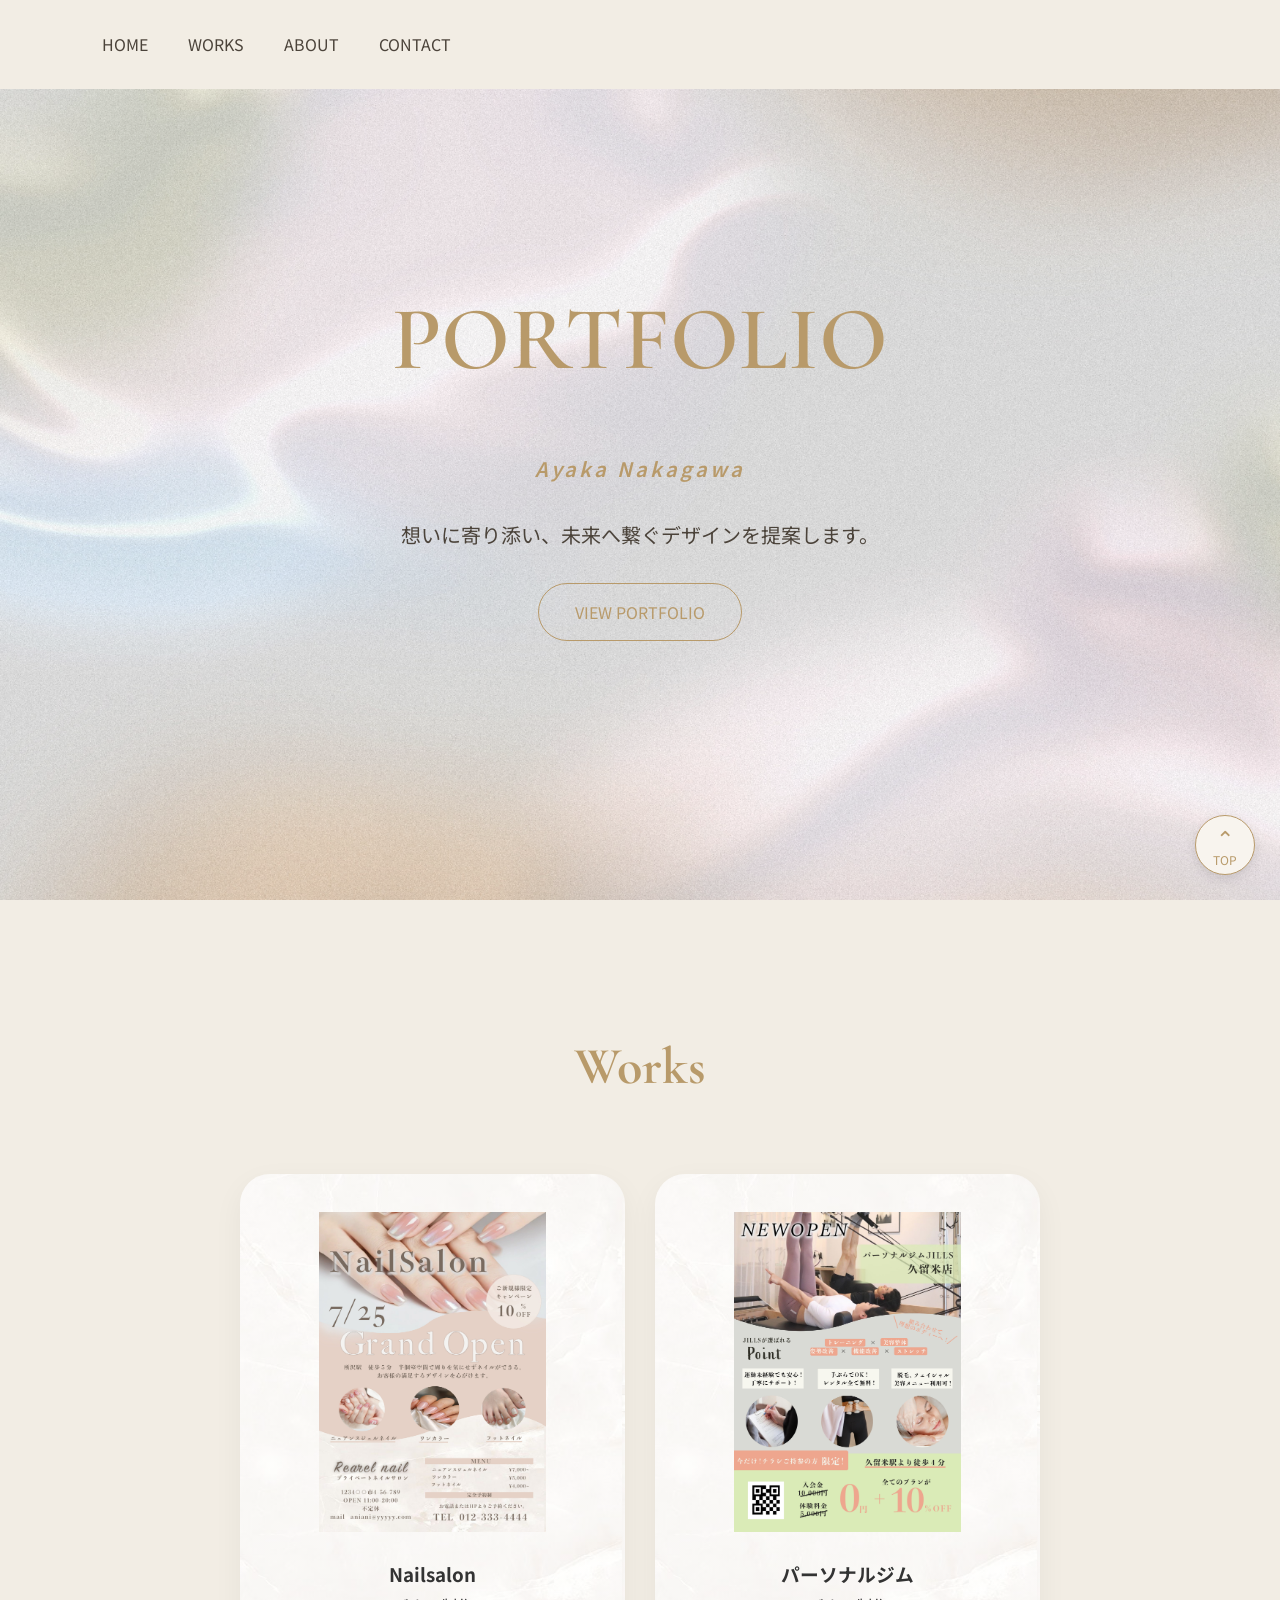
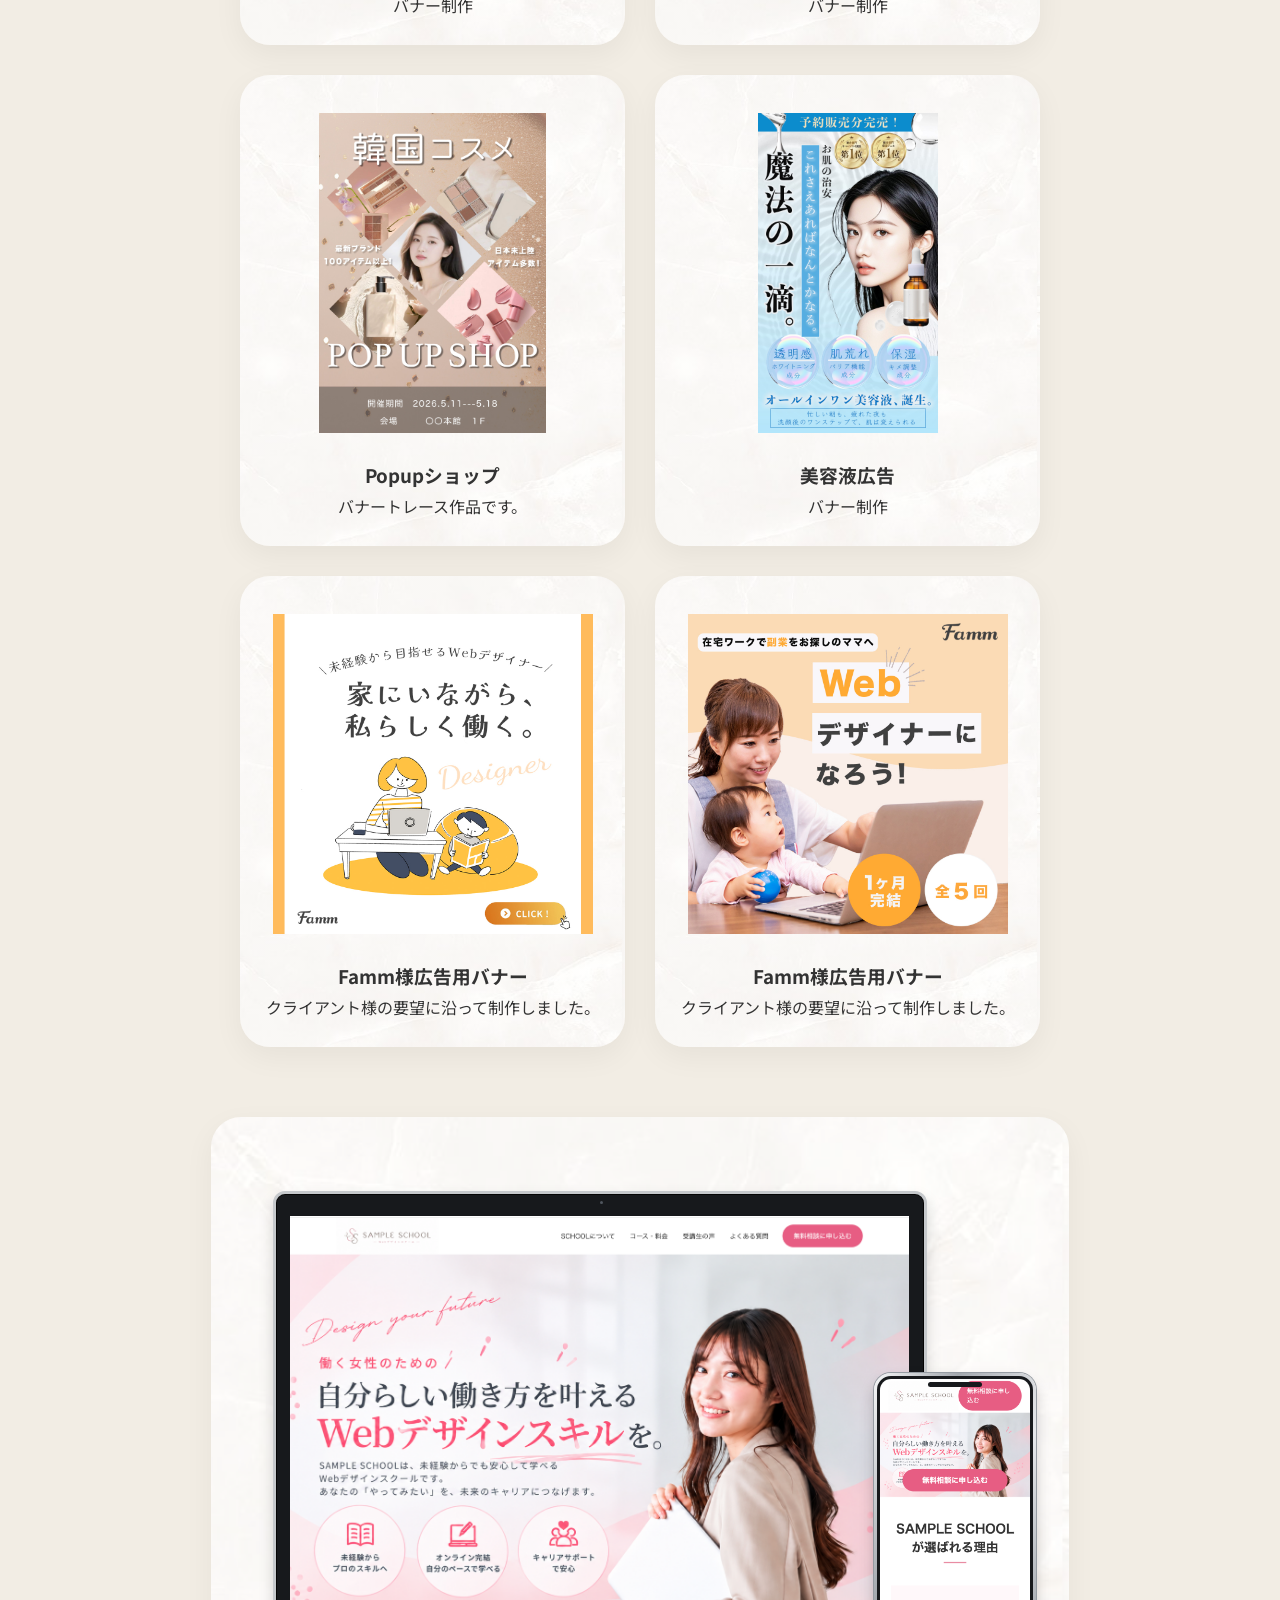
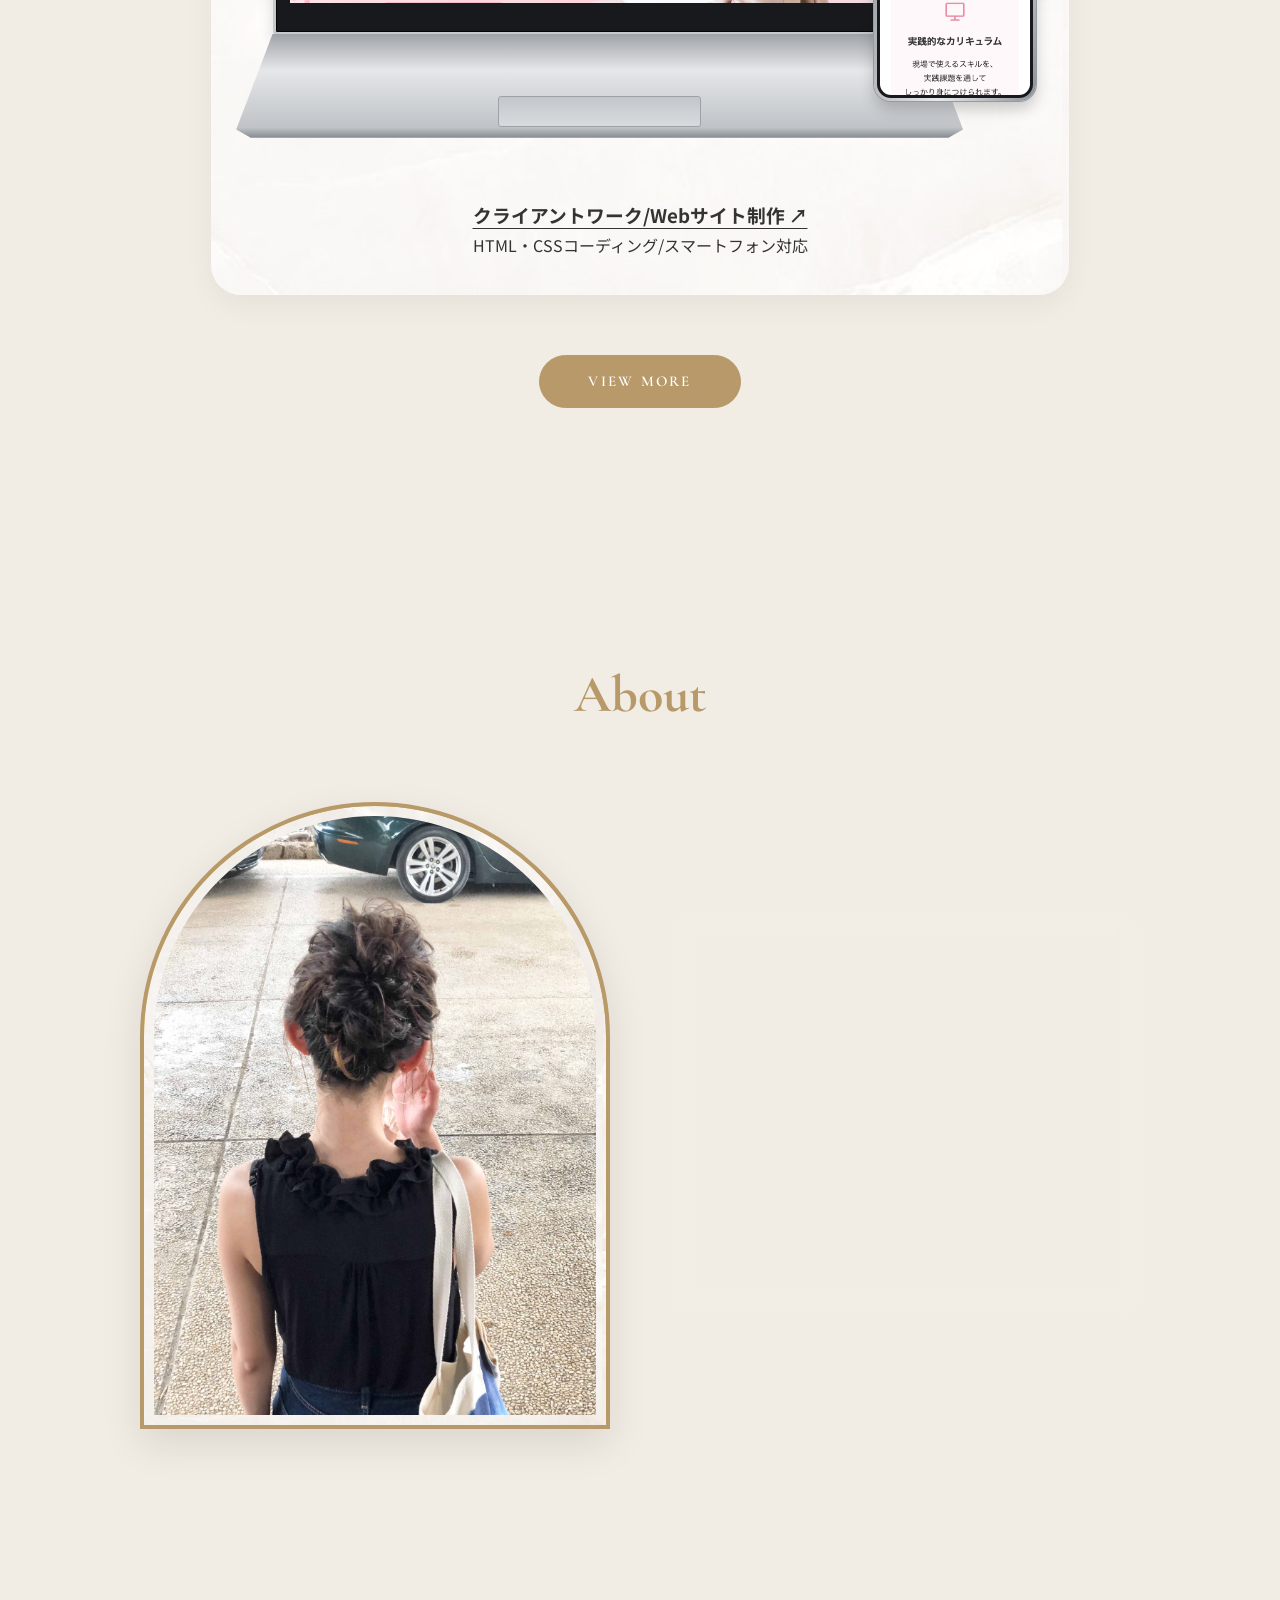
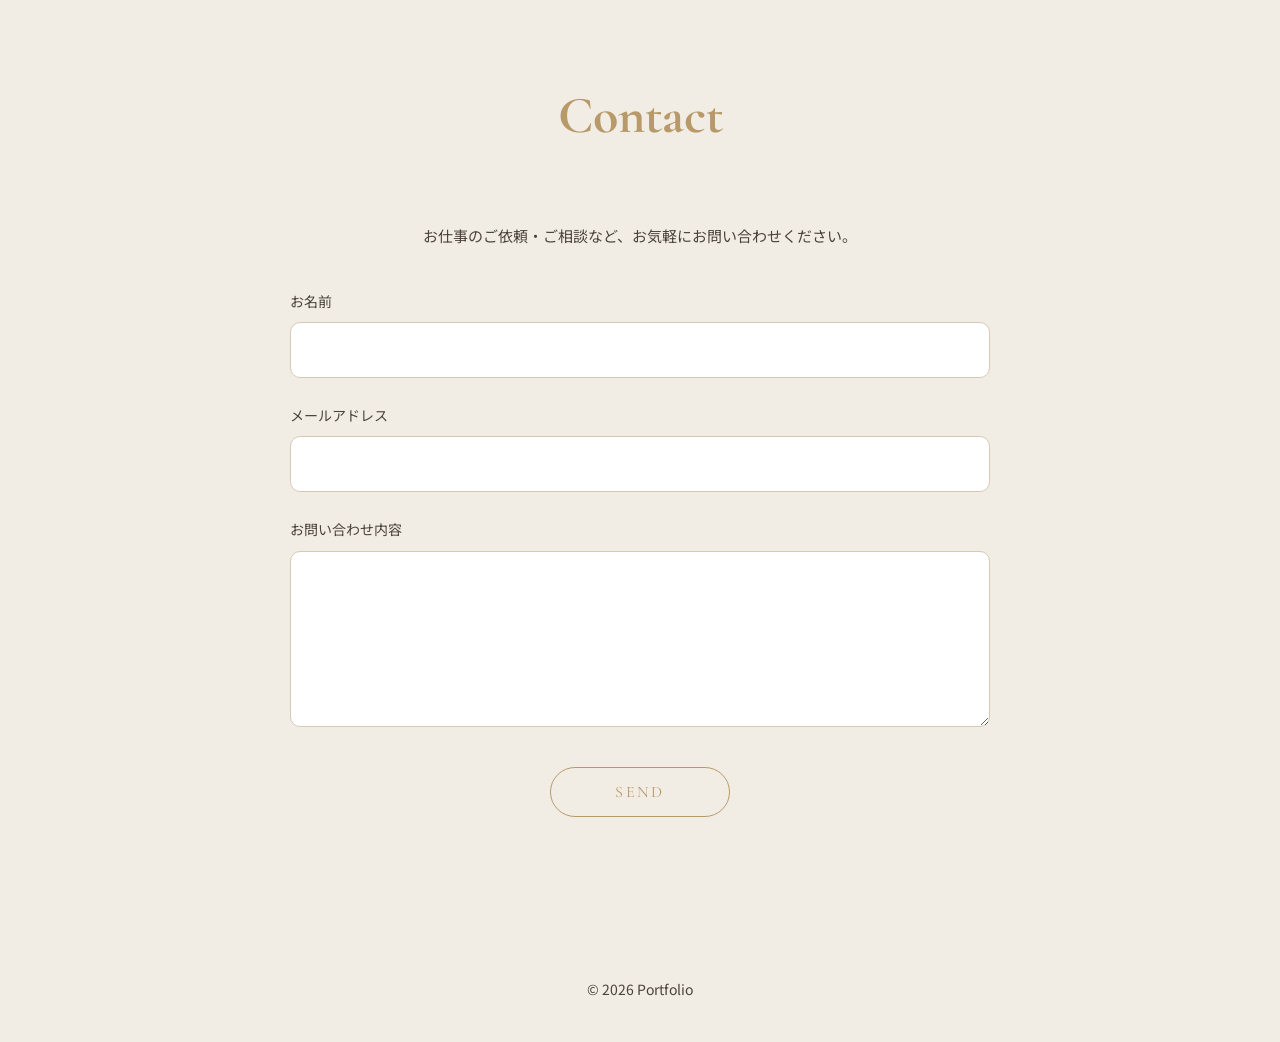
<file: index.html>
<!DOCTYPE html>
<html lang="ja">
<head>
  <meta charset="UTF-8">
  <meta name="viewport" content="width=device-width, initial-scale=1.0">
  <title>Portfolio</title>

  <!-- Google Font -->
  <link rel="preconnect" href="https://fonts.googleapis.com">
  <link href="https://fonts.googleapis.com/css2?family=Cormorant+Garamond:wght@400;600&family=Noto+Sans+JP:wght@300;400;500&display=swap" rel="stylesheet">
 
  <link rel="stylesheet" href="style.css">
  
 
</head>

<body>

  <!-- header -->

  <header>

    <nav>
      <ul>
        <li><a href="portfolio.html">HOME</a></li>
        <li><a href="#works">WORKS</a></li>
        <li><a href="#about">ABOUT</a></li>
        <li><a href="#contact">CONTACT</a></li>
      </ul>
    </nav>

  </header>

  <!-- hero -->

  <section class="hero">

    <div class="hero-content">

      <h1>PORTFOLIO</h1>
      <p class="sub-name">Ayaka Nakagawa</p>

      <p class="hero-description">
        想いに寄り添い、未来へ繋ぐデザインを提案します。
      </p>

      <a href="#works" class="btn">
        VIEW PORTFOLIO
      </a>

    </div>

  </section>

  <!-- works -->

  <section id="works">

    <div class="section-title">
      <h2>Works</h2>
    </div>

<div class="works-grid">

      <div class="work-card">
        <img src="ネイルサロン.jpg">
        <div class="work-card-content work-card-marble">
          <h3>Nailsalon</h3>
          <p>バナー制作</p>
        </div>
      </div>

      <div class="work-card">
        <img src="パーソナルジム.jpg">
<div class="work-card-content work-card-marble">
          <h3>パーソナルジム</h3>
          <p>バナー制作</p>
        </div>
      </div>

      <div class="work-card">
        <img src="韓国コスメ.jpg">
<div class="work-card-content work-card-marble">
          <h3>Popupショップ</h3>
          <p>バナートレース作品です。</p>
        </div>
      </div>

       <div class="work-card">
        <img src="美容液.jpg">
<div class="work-card-content work-card-marble">
          <h3>美容液広告</h3>
          <p>バナー制作</p>
        </div>
      </div>

       <div class="work-card">
        <img src="Famm.jpg">
        <div class="work-card-content work-card-marble">
          <h3>Famm様広告用バナー</h3>
          <p>クライアント様の要望に沿って制作しました。</p>
        </div>
      </div>

       <div class="work-card">
        <img src="famm4.jpg">
<div class="work-card-content work-card-marble">
          <h3>Famm様広告用バナー</h3>
          <p>クライアント様の要望に沿って制作しました。</p>
        </div>
      </div>

</div><!-- バナー一覧の終わり -->

<div class="website-list">


      <div class="work-card school-work">

  <div class="school-preview">

  <div class="silver-laptop">
    <div class="laptop-screen">
      <img src="images/school-pc.png"
           alt="SAMPLE SCHOOL パソコン版">
    </div>

    <div class="laptop-keyboard">
      <div class="keyboard-keys"></div>
      <div class="trackpad"></div>
    </div>
  </div>

  <div class="silver-phone">
    <div class="phone-screen">
      <img src="images/school-sp.png"
           alt="SAMPLE SCHOOL スマホ版">
    </div>
  </div>

</div>

  <div class="work-card-content work-card-marble">
    <h3>
  <a href="sample-school/Web.html"
     target="_blank"
     rel="noopener noreferrer">
    クライアントワーク/Webサイト制作 ↗
  </a>
</h3>
        <p>HTML・CSSコーディング/スマートフォン対応</p>
  </div>
</div>

</div><!-- website-listの終わり：これを追加 -->

<div class="works-footer">
      <a href="portfolio2.html" class="view-more">VIEW MORE</a>
    </div>

  </section>

  <!-- about -->

  <section id="about">

    <div class="section-title">
      <h2>About</h2>
    </div>

    <div class="about">

      <img src="ayaka.jpg" alt="中川綾香のプロフィール写真" class="profile-img">

      <div class="about-content">
        <span class="label">Web Designer</span>
        <h3>Ayaka Nakagawa</h3>
        <p>
          Webデザインを中心に活動しています。<br>
丁寧なヒアリングを大切に、お客様の想いをしっかりと汲み取り、世界観の伝わるデザインのご提案に努めてまいります。
        </p>

      </div>

    </div>

    </section>


  <!-- contact -->

  <section id="contact">

    <div class="section-title">
      <h2>Contact</h2>
    </div>

    <div class="contact-container">

      <p class="contact-message">
        お仕事のご依頼・ご相談など、お気軽にお問い合わせください。
      </p>

      <form
  action="https://formspree.io/f/mgaobdzk"
  method="POST"
  class="contact-form"
>

<input
  type="hidden"
  name="_next"
  value="https://ayk-design.github.io/ayka-portfolio/thanks.html"
>

        <div class="form-group">
          <label for="name">お名前</label>
          <input type="text" id="name" name="name" required>
        </div>

        <div class="form-group">
          <label for="email">メールアドレス</label>
          <input type="email" id="email" name="email" required>
        </div>

        <div class="form-group">
          <label for="message">お問い合わせ内容</label>
          <textarea id="message" name="message" rows="6" required></textarea>
        </div>

        <button type="submit" class="contact-btn">
          SEND
        </button>

      </form>

    </div>

  </section>


  <footer>
    © 2026 Portfolio
  </footer>

  <a href="#" class="back-to-top" aria-label="ページの先頭へ戻る">
  <span aria-hidden="true">⌃</span>
  TOP
</a>
</file>
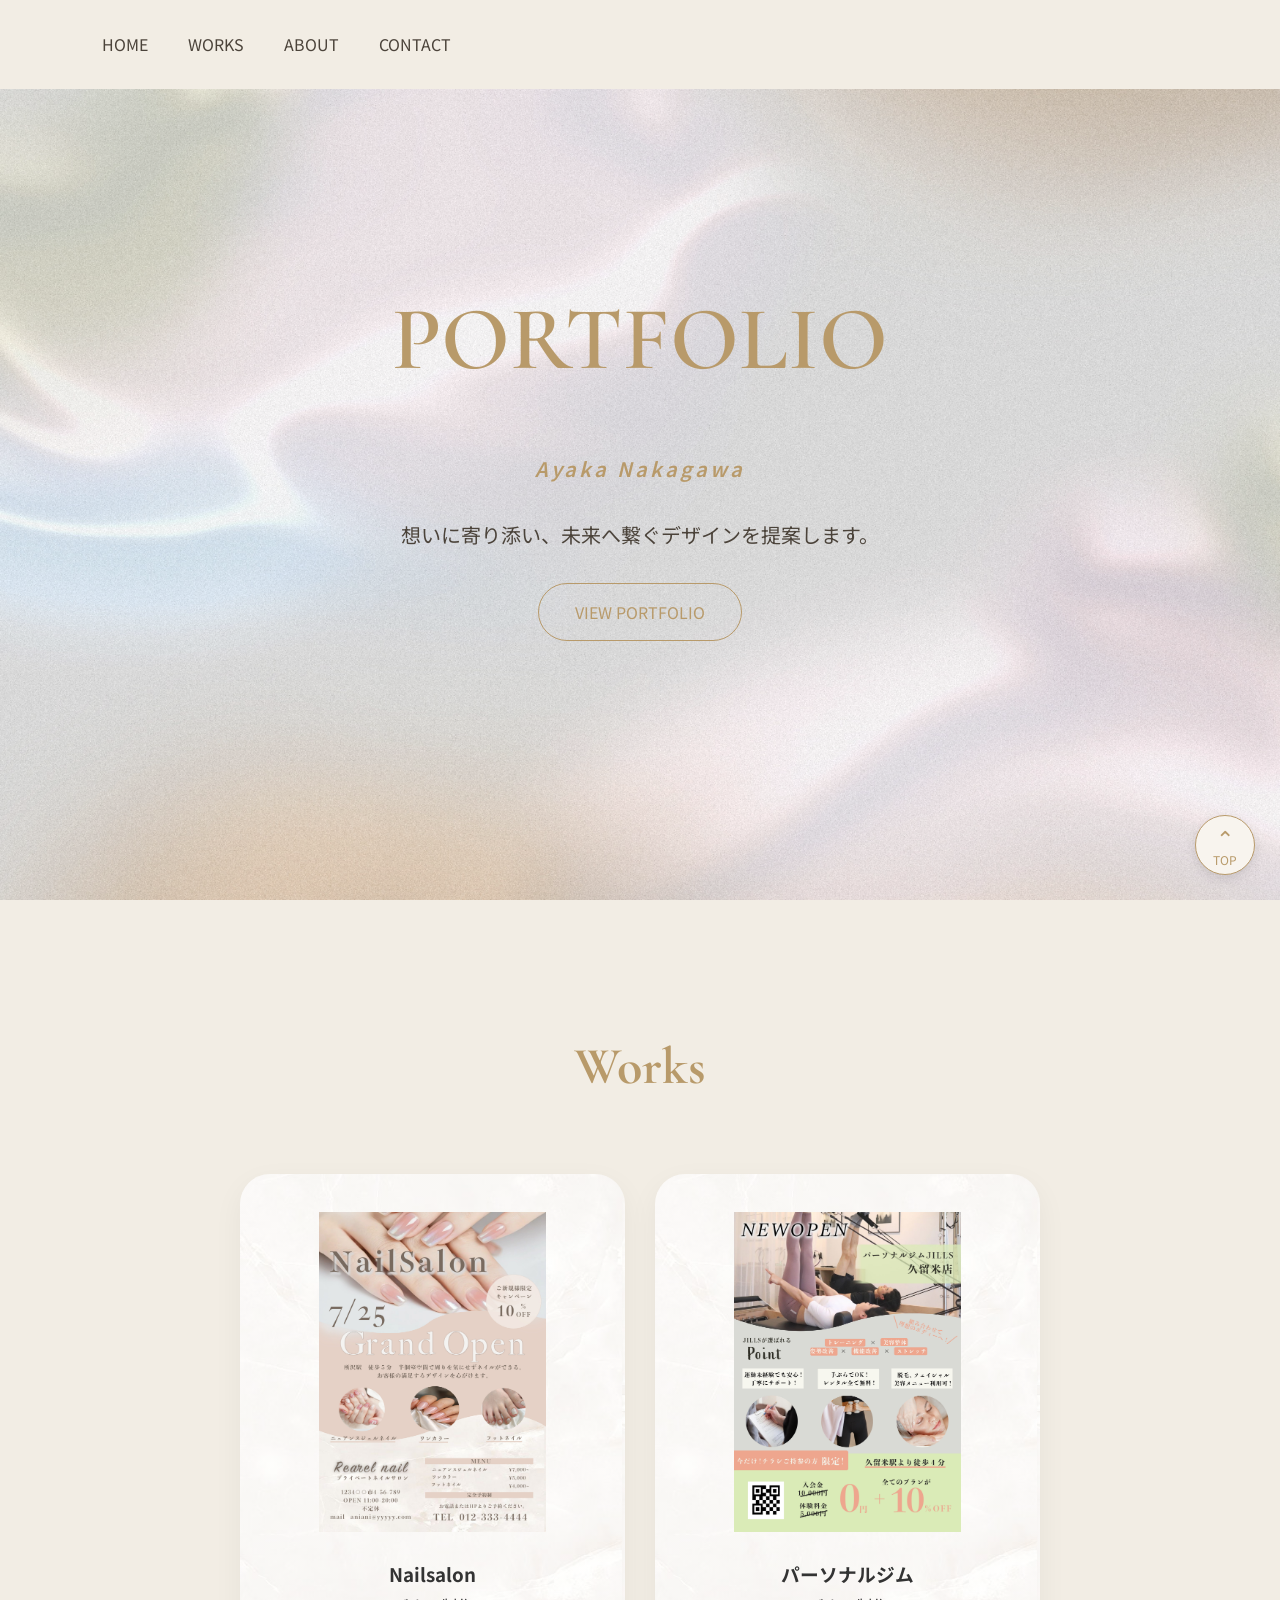
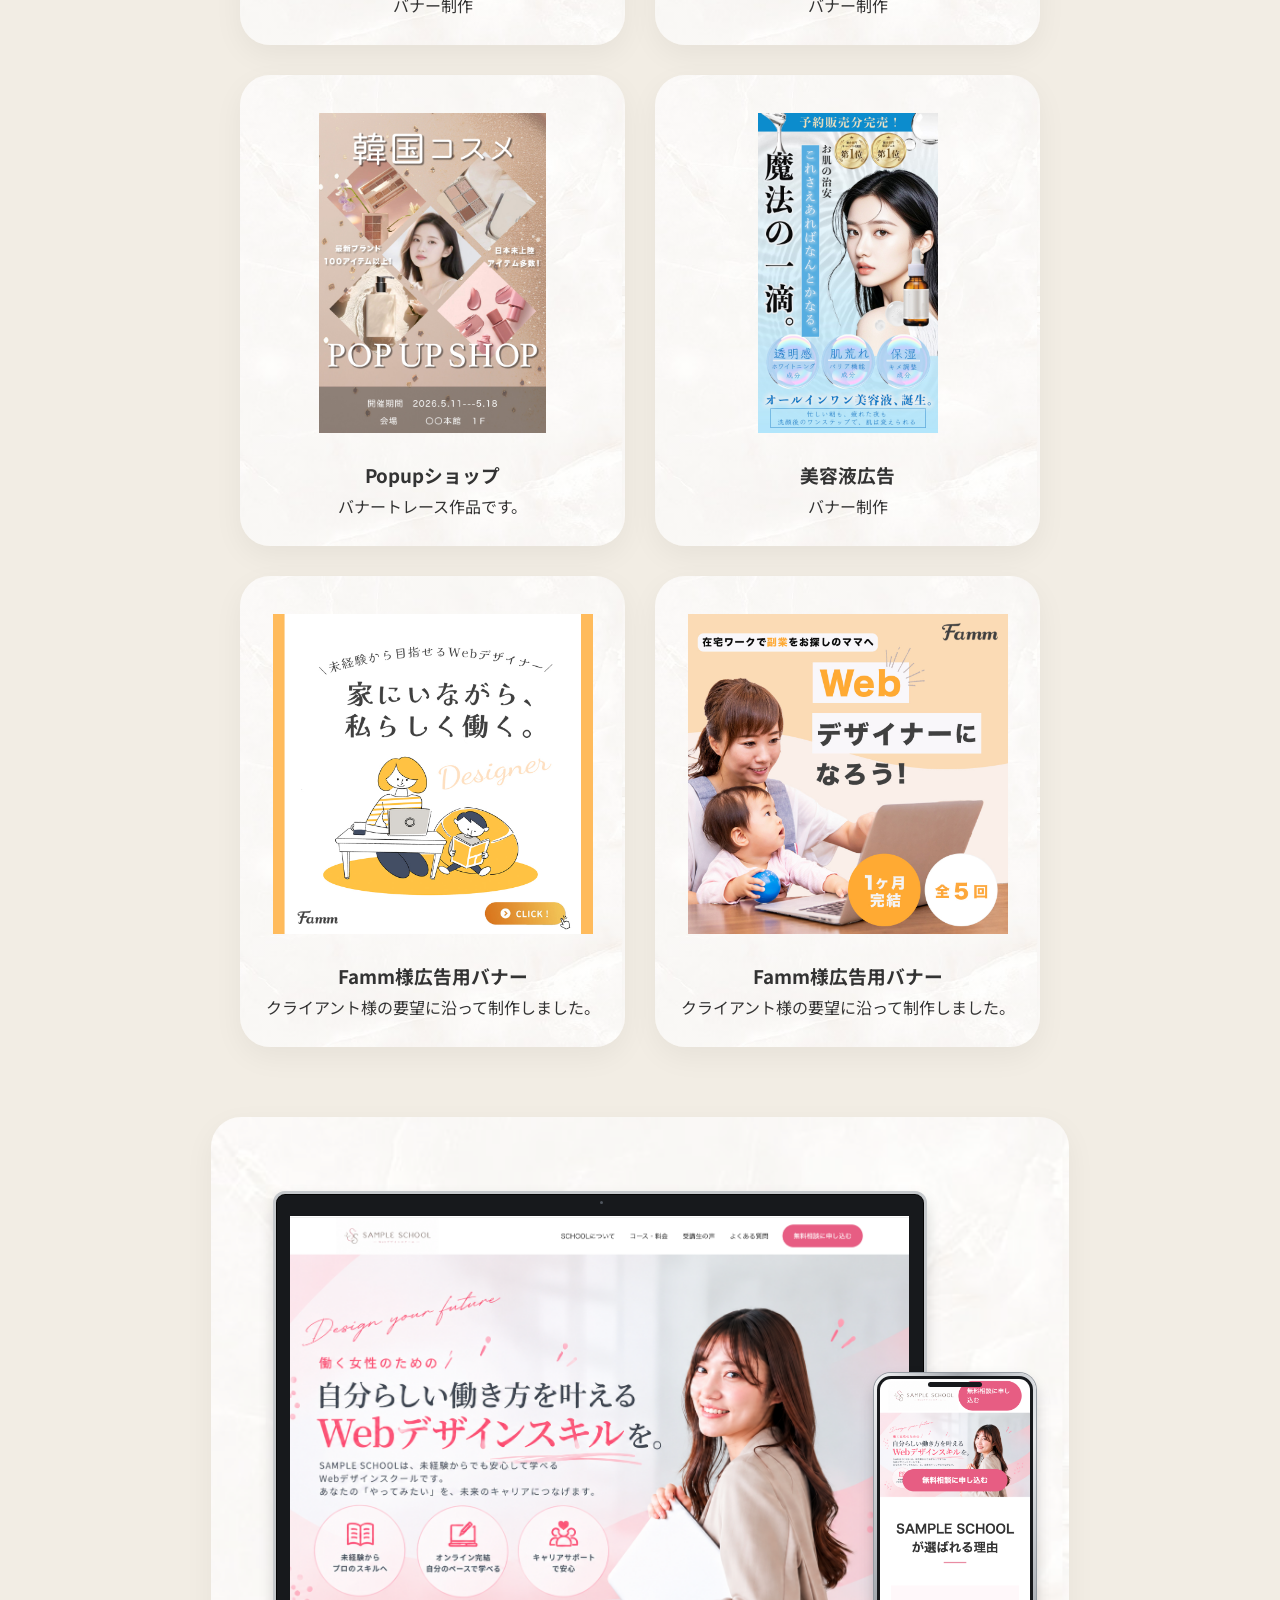
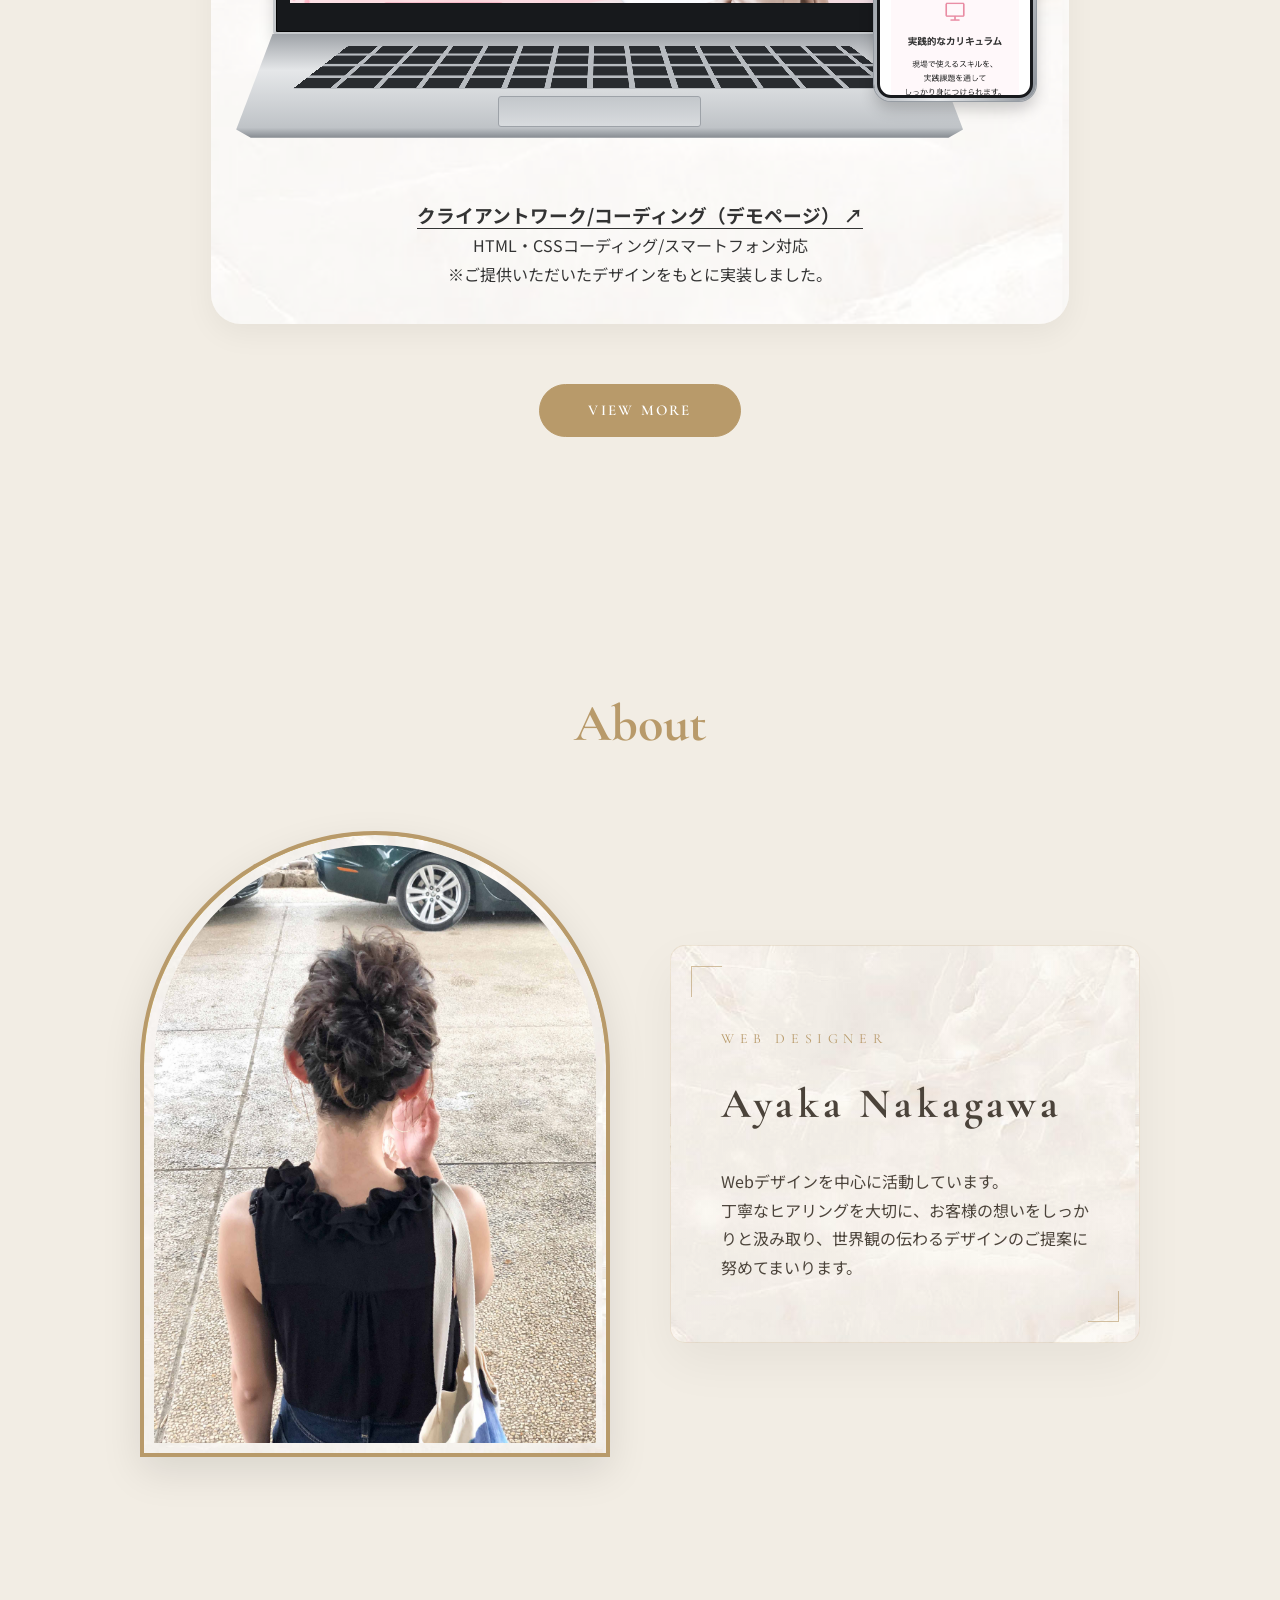
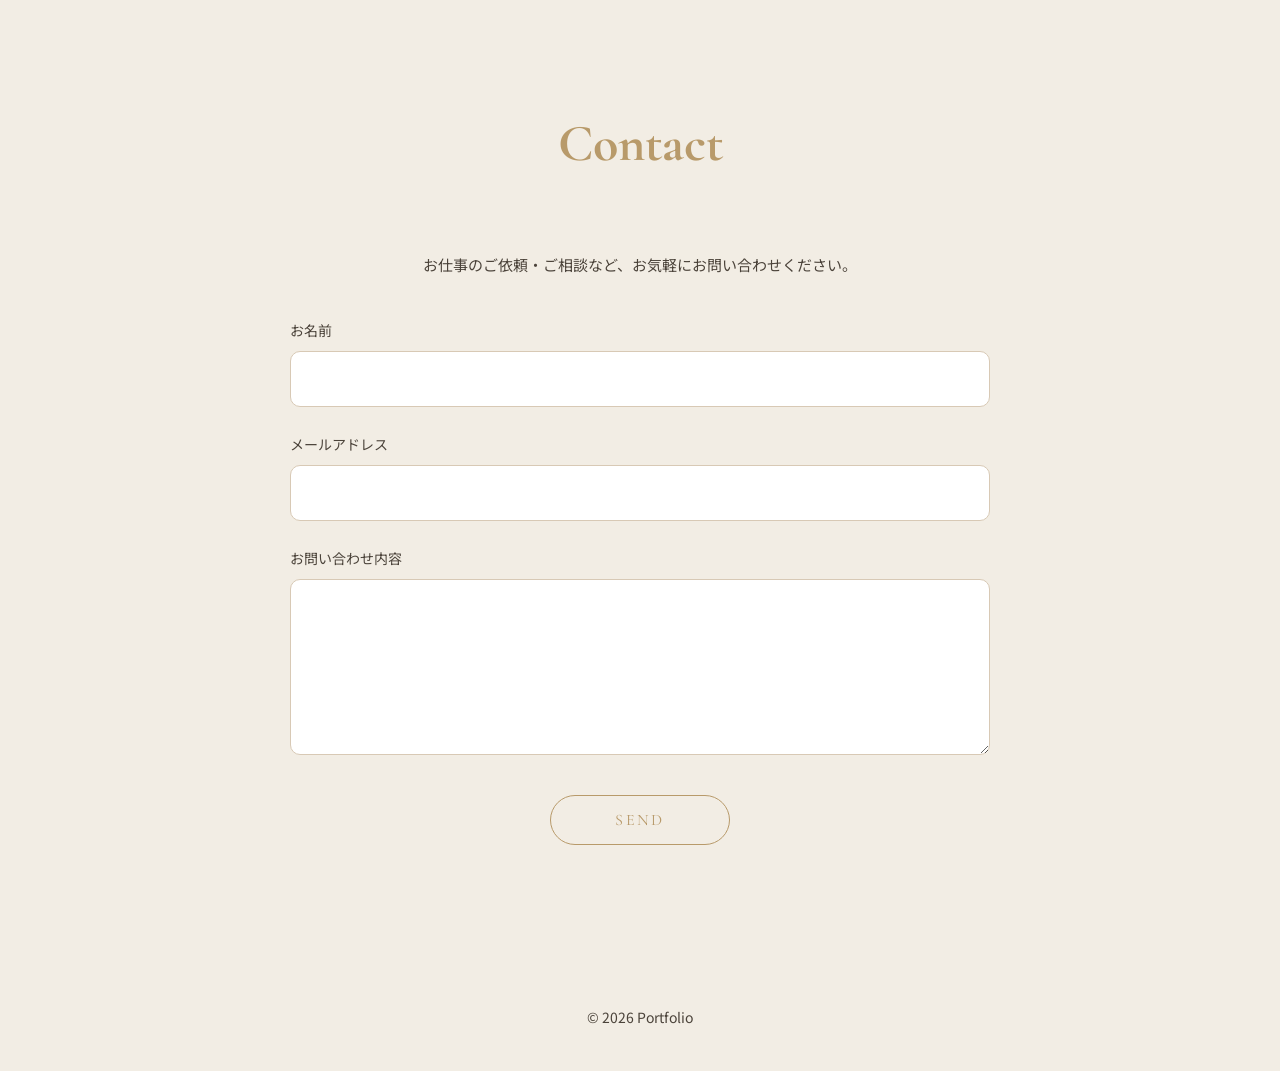
<file: portfolio.html>
<!DOCTYPE html>
<html lang="ja">
<head>
  <meta charset="UTF-8">
  <meta name="viewport" content="width=device-width, initial-scale=1.0">
  <title>Portfolio</title>

  <!-- Google Font -->
  <link rel="preconnect" href="https://fonts.googleapis.com">
  <link href="https://fonts.googleapis.com/css2?family=Cormorant+Garamond:wght@400;600&family=Noto+Sans+JP:wght@300;400;500&display=swap" rel="stylesheet">
 
  <link rel="stylesheet" href="style.css">
  
 
</head>

<body>

  <!-- header -->

  <header>

    <nav>
      <ul>
        <li><a href="index.html">HOME</a></li>
        <li><a href="#works">WORKS</a></li>
        <li><a href="#about">ABOUT</a></li>
        <li><a href="#contact">CONTACT</a></li>
      </ul>
    </nav>

  </header>

  <!-- hero -->

  <section class="hero">

    <div class="hero-content">

      <h1>PORTFOLIO</h1>
      <p class="sub-name">Ayaka Nakagawa</p>

      <p class="hero-description">
        想いに寄り添い、未来へ繋ぐデザインを提案します。
      </p>

      <a href="#works" class="btn">
        VIEW PORTFOLIO
      </a>

    </div>

  </section>

  <!-- works -->

  <section id="works">

    <div class="section-title">
      <h2>Works</h2>
    </div>

<div class="works-grid">

      <div class="work-card">
        <img src="ネイルサロン.jpg">
        <div class="work-card-content work-card-marble">
          <h3>Nailsalon</h3>
          <p>バナー制作</p>
        </div>
      </div>

      <div class="work-card">
        <img src="パーソナルジム.jpg">
<div class="work-card-content work-card-marble">
          <h3>パーソナルジム</h3>
          <p>バナー制作</p>
        </div>
      </div>

      <div class="work-card">
        <img src="韓国コスメ.jpg">
<div class="work-card-content work-card-marble">
          <h3>Popupショップ</h3>
          <p>バナートレース作品です。</p>
        </div>
      </div>

       <div class="work-card">
        <img src="美容液.jpg">
<div class="work-card-content work-card-marble">
          <h3>美容液広告</h3>
          <p>バナー制作</p>
        </div>
      </div>

       <div class="work-card">
        <img src="Famm.jpg">
        <div class="work-card-content work-card-marble">
          <h3>Famm様広告用バナー</h3>
          <p>クライアント様の要望に沿って制作しました。</p>
        </div>
      </div>

       <div class="work-card">
        <img src="famm4.jpg">
<div class="work-card-content work-card-marble">
          <h3>Famm様広告用バナー</h3>
          <p>クライアント様の要望に沿って制作しました。</p>
        </div>
      </div>

</div><!-- バナー一覧の終わり -->

<div class="website-list">


      <div class="work-card school-work">

  <div class="school-preview">

  <div class="silver-laptop">
    <div class="laptop-screen">
      <img src="images/school-pc.png"
           alt="SAMPLE SCHOOL パソコン版">
    </div>

    <div class="laptop-keyboard">
      <div class="keyboard-keys"></div>
      <div class="trackpad"></div>
    </div>
  </div>

  <div class="silver-phone">
    <div class="phone-screen">
      <img src="images/school-sp.png"
           alt="SAMPLE SCHOOL スマホ版">
    </div>
  </div>

</div>

  <div class="work-card-content work-card-marble">
    <h3>
  <a href="sample-school/Web.html"
     target="_blank"
     rel="noopener noreferrer">
    クライアントワーク/コーディング（デモページ） ↗
  </a>
</h3>
        <p>HTML・CSSコーディング/スマートフォン対応</p>
        <p>※ご提供いただいたデザインをもとに実装しました。</p>
  </div>
</div>

</div><!-- website-listの終わり：これを追加 -->

<div class="works-footer">
      <a href="portfolio2.html" class="view-more">VIEW MORE</a>
    </div>

  </section>

  <!-- about -->

  <section id="about">

    <div class="section-title">
      <h2>About</h2>
    </div>

    <div class="about">

      <img src="ayaka.jpg" alt="中川綾香のプロフィール写真" class="profile-img">

      <div class="about-content">
        <span class="label">Web Designer</span>
        <h3>Ayaka Nakagawa</h3>
        <p>
          Webデザインを中心に活動しています。<br>
丁寧なヒアリングを大切に、お客様の想いをしっかりと汲み取り、世界観の伝わるデザインのご提案に努めてまいります。
        </p>

      </div>

    </div>

    </section>


  <!-- contact -->

  <section id="contact">

    <div class="section-title">
      <h2>Contact</h2>
    </div>

    <div class="contact-container">

      <p class="contact-message">
        お仕事のご依頼・ご相談など、お気軽にお問い合わせください。
      </p>

      <form
  action="https://formspree.io/f/mgaobdzk"
  method="POST"
  class="contact-form"
>

<input
  type="hidden"
  name="_next"
  value="https://ayk-design.github.io/ayka-portfolio/thanks.html"
>

        <div class="form-group">
          <label for="name">お名前</label>
          <input type="text" id="name" name="name" required>
        </div>

        <div class="form-group">
          <label for="email">メールアドレス</label>
          <input type="email" id="email" name="email" required>
        </div>

        <div class="form-group">
          <label for="message">お問い合わせ内容</label>
          <textarea id="message" name="message" rows="6" required></textarea>
        </div>

        <button type="submit" class="contact-btn">
          SEND
        </button>

      </form>

    </div>

  </section>


  <footer>
    © 2026 Portfolio
  </footer>

  <a href="#" class="back-to-top" aria-label="ページの先頭へ戻る">
  <span aria-hidden="true">⌃</span>
  TOP
</a>
</file>
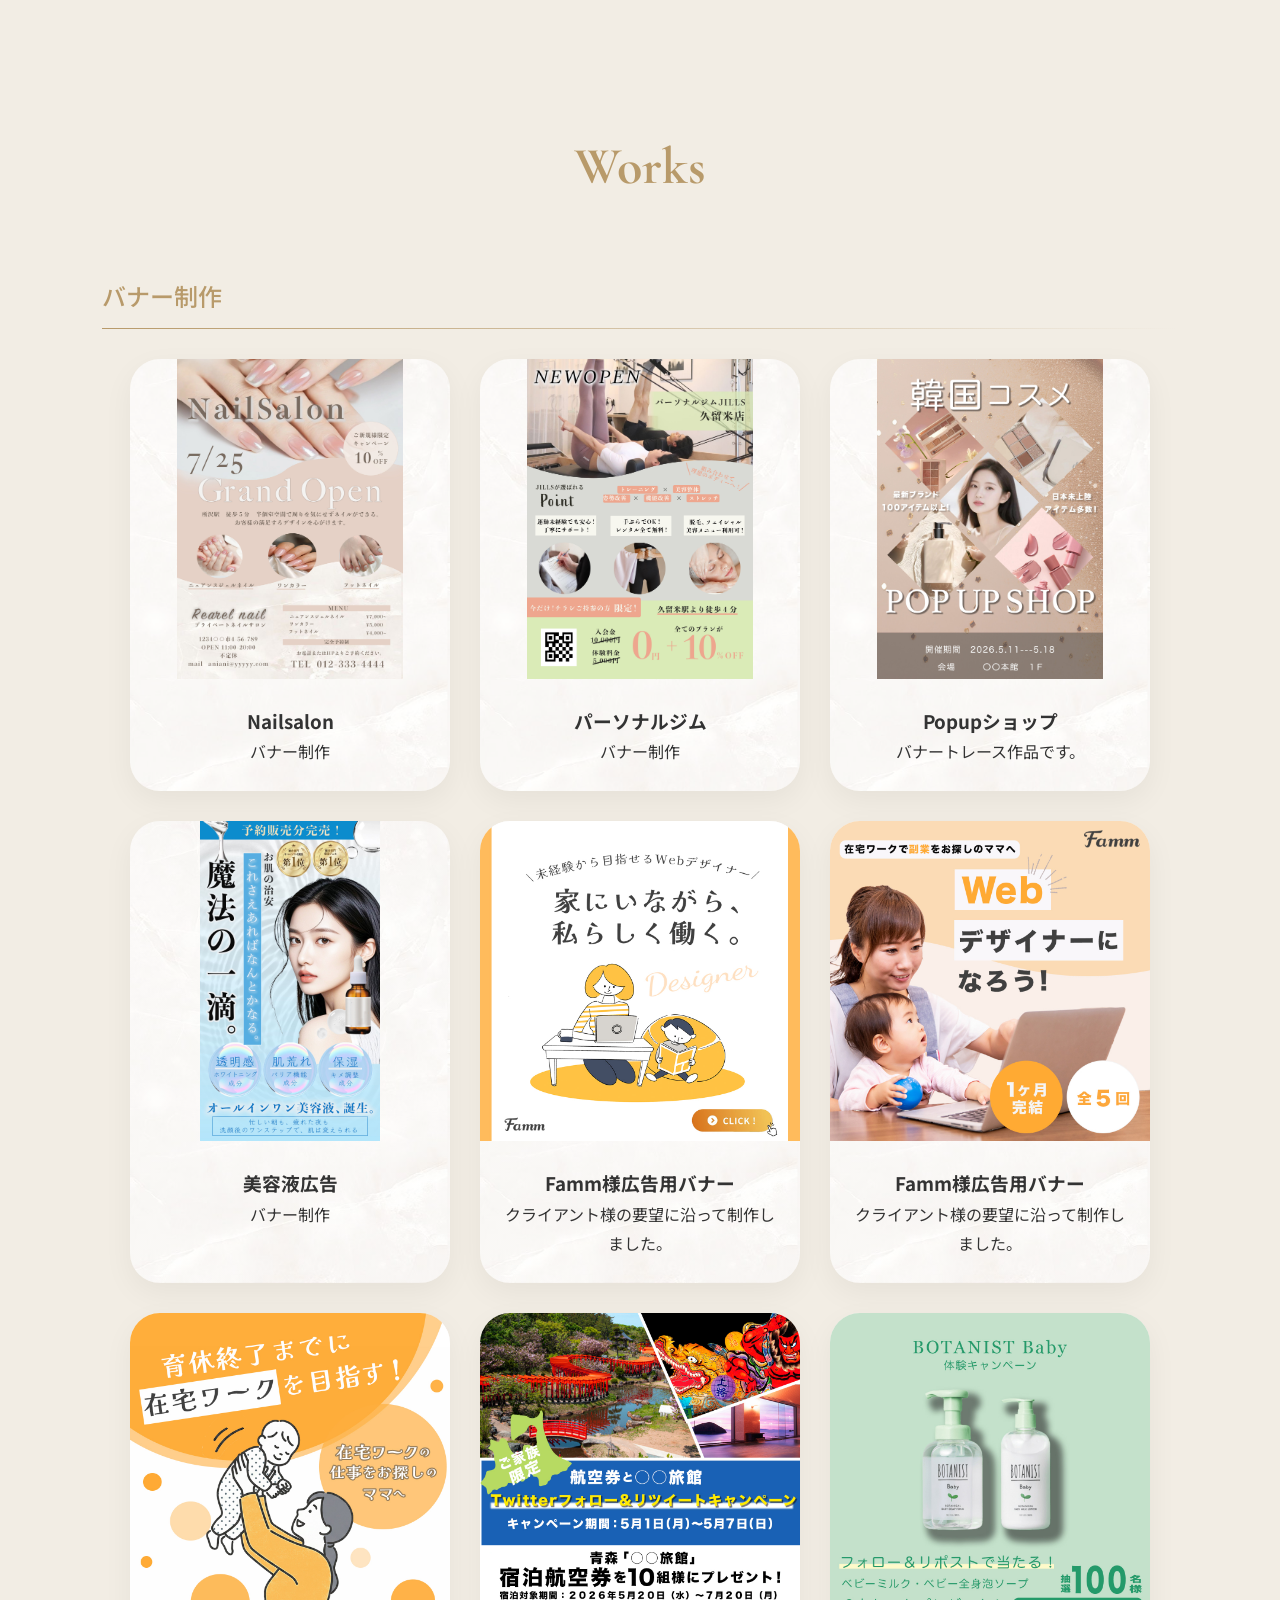
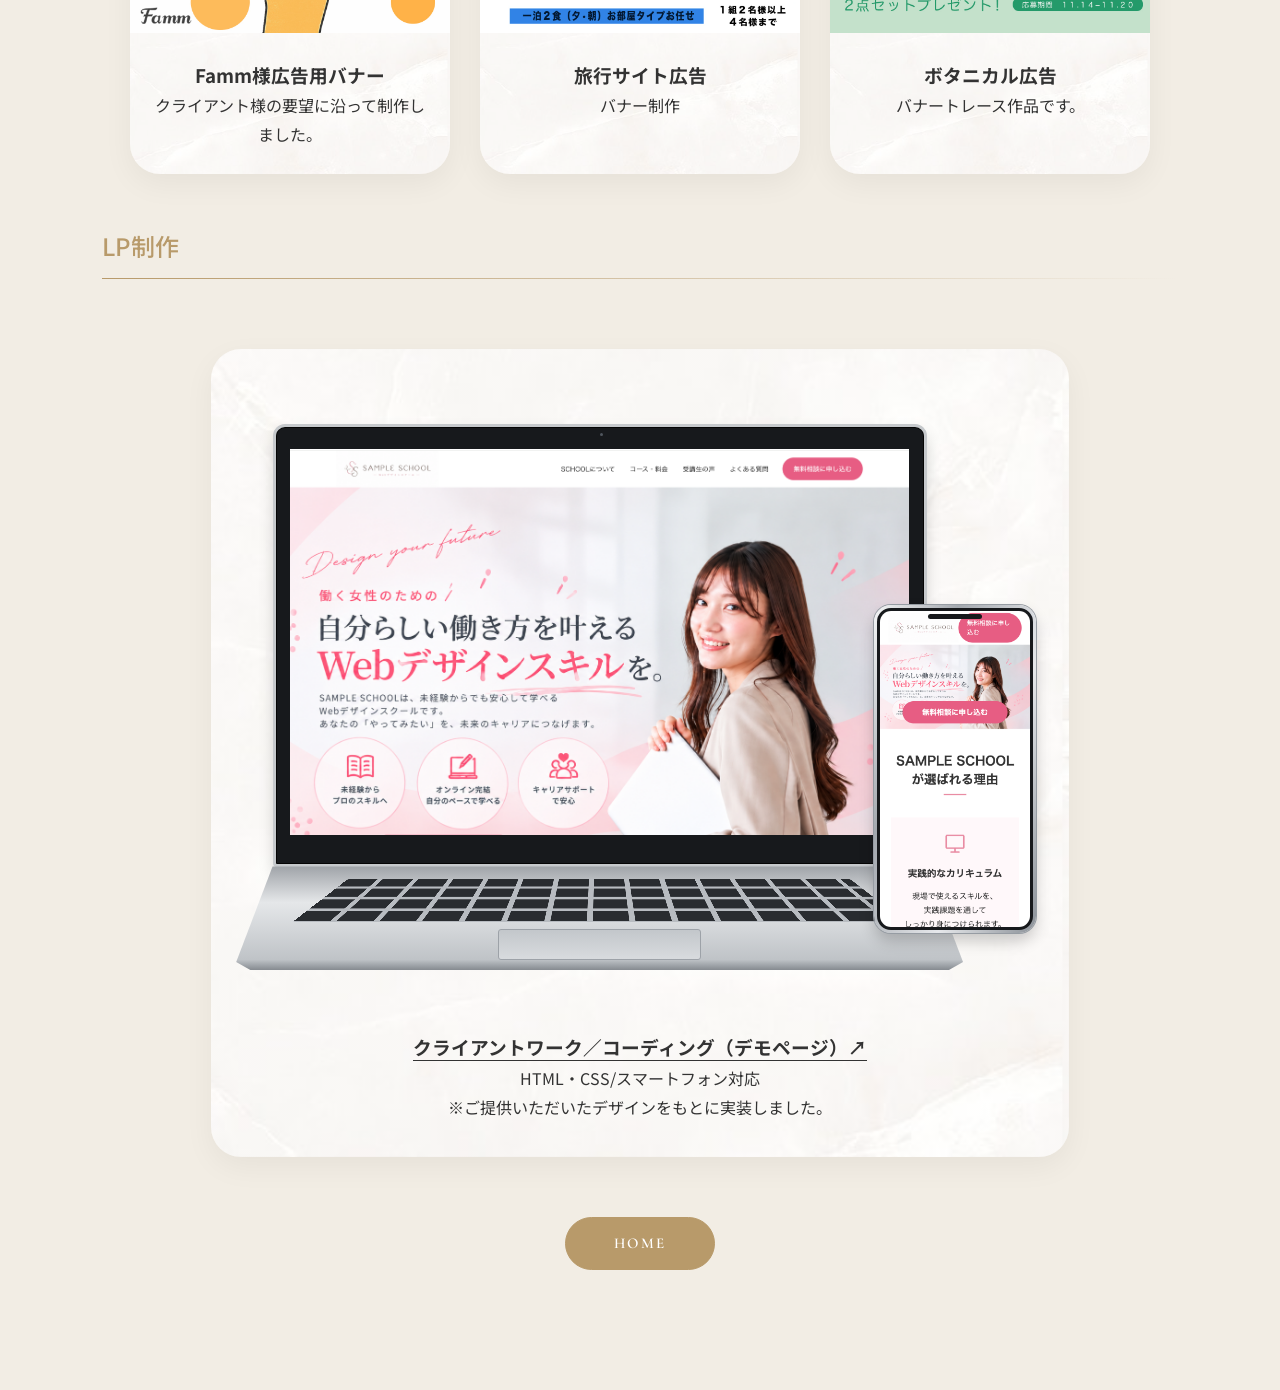
<file: portfolio2.html>
<!DOCTYPE html>
<html lang="ja">
<head>
  <meta charset="UTF-8">
  <meta name="viewport" content="width=device-width, initial-scale=1.0">
  <title>Works Gallery</title>
  <!-- CSSファイルを読み込むための記述が必要です -->
  <link rel="stylesheet" href="style.css">
<link rel="stylesheet" href="portfolio2.css">
  <!-- フォントの読み込みも必要です -->
  <link href="https://fonts.googleapis.com/css2?family=Cormorant+Garamond:wght@400;600&family=Noto+Sans+JP:wght@300;400;500&display=swap" rel="stylesheet">
</head>
<body>

<section class="works-section">
  <div class="section-title">
    <h2>Works</h2>
  </div>
  
  <h3 class="works-category">バナー制作</h3>
  <div class="works-grid">
    <div class="work-card">
      <div class="card-image">
        <img src="ネイルサロン.jpg" alt="Nailsalon バナー制作">
      </div>
      <div class="work-card-content work-card-marble">
        <h3>Nailsalon</h3>
        <p>バナー制作</p>
      </div>
    </div>

    <div class="work-card">
      <div class="card-image">
        <img src="パーソナルジム.jpg" alt="パーソナルジム バナー制作">
      </div>
      <div class="work-card-content work-card-marble">
        <h3>パーソナルジム</h3>
        <p>バナー制作</p>
      </div>
    </div>

    <div class="work-card">
      <div class="card-image">
        <img src="韓国コスメ.jpg" alt="Popupショップ トレース作品">
      </div>
      <div class="work-card-content work-card-marble">
        <h3>Popupショップ</h3>
        <p>バナートレース作品です。</p>
      </div>
    </div>

    <div class="work-card">
      <div class="card-image">
        <img src="美容液.jpg" alt="美容液広告 バナー制作">
      </div>
      <div class="work-card-content work-card-marble">
        <h3>美容液広告</h3>
        <p>バナー制作</p>
      </div>
    </div>

    <div class="work-card">
  <img src="Famm.jpg" alt="Fammのバナー">
  <div class="work-card-content work-card-marble">
    <h3>Famm様広告用バナー</h3>
    <p>クライアント様の要望に沿って制作しました。</p>
  </div>
</div>

<div class="work-card">
  <img src="famm4.jpg" alt="Fammのバナー">
  <div class="work-card-content work-card-marble">
    <h3>Famm様広告用バナー</h3>
    <p>クライアント様の要望に沿って制作しました。</p>
  </div>
</div>

<div class="work-card">
  <img src="famm1.jpg" alt="Fammのバナー">
  <div class="work-card-content work-card-marble">
    <h3>Famm様広告用バナー</h3>
    <p>クライアント様の要望に沿って制作しました。</p>
  </div>
</div>

<div class="work-card">
  <img src="aomori.jpg" alt="青森のバナー">
  <div class="work-card-content work-card-marble">
    <h3>旅行サイト広告</h3>
    <p>バナー制作</p>
  </div>
</div>

<div class="work-card">
  <img src="botanical.jpg" alt="ボタニカルのバナー">
  <div class="work-card-content work-card-marble">
    <h3>ボタニカル広告</h3>
    <p>バナートレース作品です。</p>
  </div>
</div>
  </div>

  <h3 class="works-category">LP制作</h3>

  <div class="website-list">


      <div class="work-card school-work">

  <div class="school-preview">

  <div class="silver-laptop">
    <div class="laptop-screen">
      <img src="images/school-pc.png"
           alt="SAMPLE SCHOOL パソコン版">
    </div>

    <div class="laptop-keyboard">
      <div class="keyboard-keys"></div>
      <div class="trackpad"></div>
    </div>
  </div>

          <div class="silver-phone">
          <div class="phone-screen">
            <img src="images/school-sp.png"
                 alt="SAMPLE SCHOOL スマホ版">
          </div>
        </div>

      </div><!-- school-preview -->

      <div class="work-card-content work-card-marble">
        <h3>
  <a href="sample-school/Web.html"
     target="_blank"
     rel="noopener noreferrer">
    クライアントワーク／コーディング（デモページ）↗
  </a>
</h3>
<p>HTML・CSS/スマートフォン対応</p>
<p>※ご提供いただいたデザインをもとに実装しました。</p>
      </div>

    </div><!-- work-card school-work -->
  </div><!-- website-list -->

  <div class="works-footer">
    <a href="index.html" class="view-more">HOME</a>
  </div>

</section>

</body>
</html>
</file>
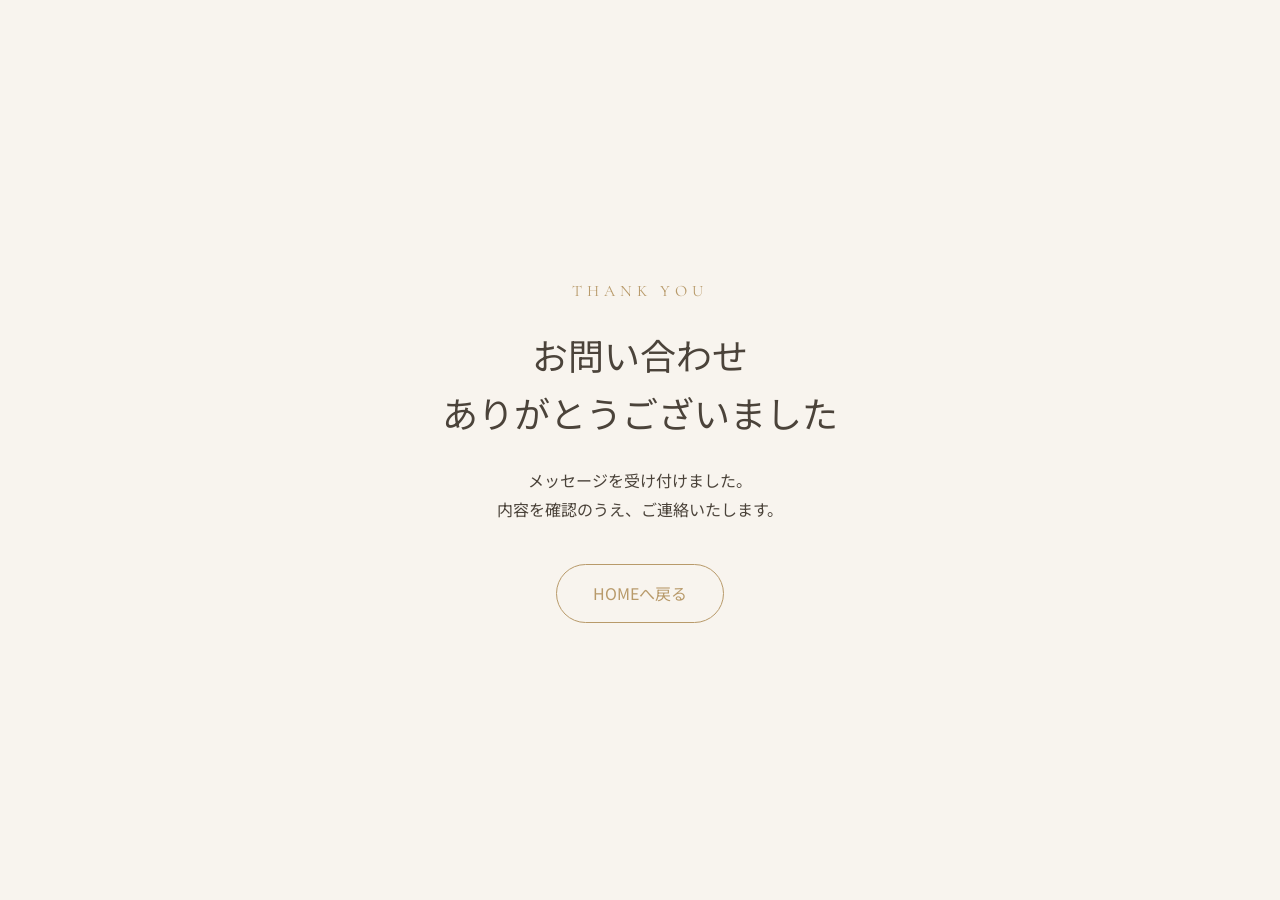
<file: thanks.html>
<!DOCTYPE html>
<html lang="ja">

<head>
  <meta charset="UTF-8">
  <meta name="viewport" content="width=device-width, initial-scale=1.0">

  <title>お問い合わせありがとうございました | Portfolio</title>

  <link rel="preconnect" href="https://fonts.googleapis.com">
  <link href="https://fonts.googleapis.com/css2?family=Cormorant+Garamond:wght@400;600&family=Noto+Sans+JP:wght@300;400;500&display=swap" rel="stylesheet">

  <link rel="stylesheet" href="style.css">
</head>

<body>

  <main class="thanks">

    <div class="thanks-content">

      <p class="thanks-sub">THANK YOU</p>

      <h1>お問い合わせ<br>ありがとうございました</h1>

      <p>
        メッセージを受け付けました。<br>
        内容を確認のうえ、ご連絡いたします。
      </p>

      <a href="index.html" class="btn">
        HOMEへ戻る
      </a>

    </div>

  </main>

</body>

</html>
</file>
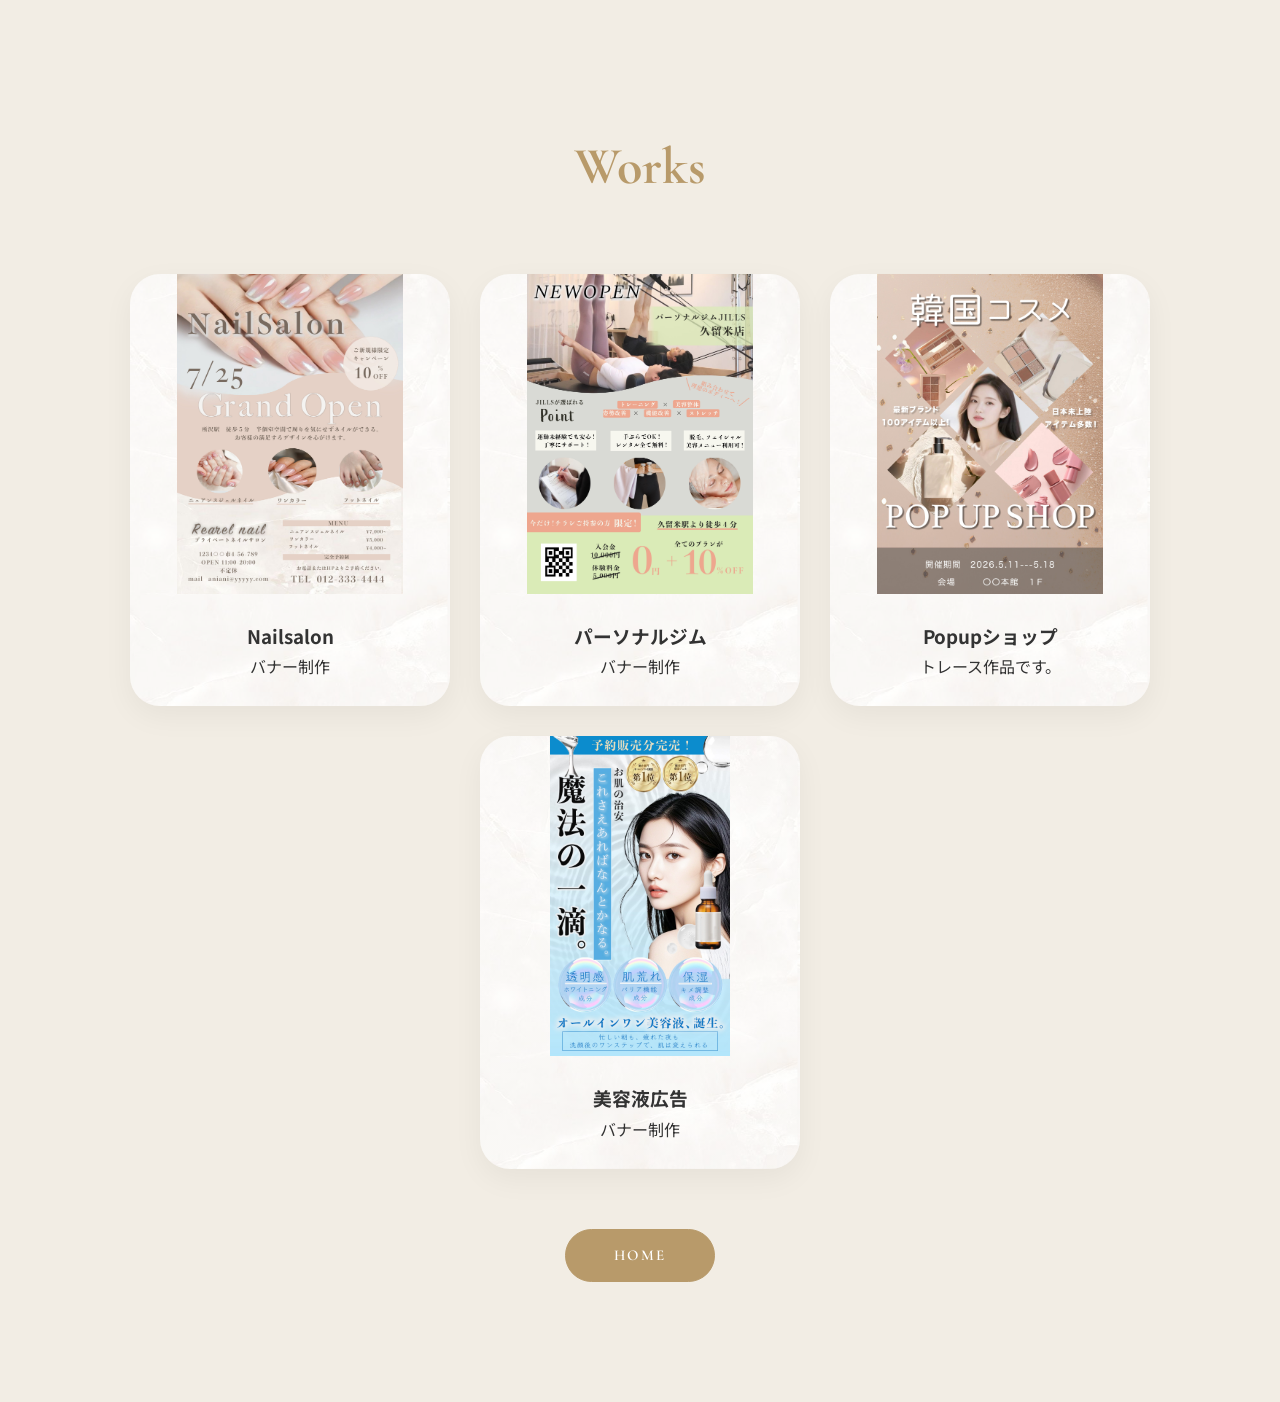
<file: ポートフォリオ２.html>
<!DOCTYPE html>
<html lang="ja">
<head>
  <meta charset="UTF-8">
  <meta name="viewport" content="width=device-width, initial-scale=1.0">
  <title>Works Gallery</title>
  <!-- CSSファイルを読み込むための記述が必要です -->
  <link rel="stylesheet" href="style.css">
  <!-- フォントの読み込みも必要です -->
  <link href="https://fonts.googleapis.com/css2?family=Cormorant+Garamond:wght@400;600&family=Noto+Sans+JP:wght@300;400;500&display=swap" rel="stylesheet">
</head>
<body>

<section class="works-section">
  <div class="section-title">
    <h2>Works</h2>
  </div>
  
  <div class="works-grid">
    <div class="work-card">
      <div class="card-image">
        <img src="ネイルサロン.jpg" alt="Nailsalon バナー制作">
      </div>
      <div class="work-card-content work-card-marble">
        <h3>Nailsalon</h3>
        <p>バナー制作</p>
      </div>
    </div>

    <div class="work-card">
      <div class="card-image">
        <img src="パーソナルジム.jpg" alt="パーソナルジム バナー制作">
      </div>
      <div class="work-card-content work-card-marble">
        <h3>パーソナルジム</h3>
        <p>バナー制作</p>
      </div>
    </div>

    <div class="work-card">
      <div class="card-image">
        <img src="韓国コスメ.jpg" alt="Popupショップ トレース作品">
      </div>
      <div class="work-card-content work-card-marble">
        <h3>Popupショップ</h3>
        <p>トレース作品です。</p>
      </div>
    </div>

    <div class="work-card">
      <div class="card-image">
        <img src="美容液.jpg" alt="美容液広告 バナー制作">
      </div>
      <div class="work-card-content work-card-marble">
        <h3>美容液広告</h3>
        <p>バナー制作</p>
      </div>
    </div>
  </div>

  <div class="works-footer">
    <a href="ポートフォリオ.html" class="view-more">HOME</a>
  </div>

</section>

</body>
</html>
</file>
<file: style.css>
*{
      margin:0;
      padding:0;
      box-sizing:border-box;
    }

    body{
      font-family: 'Noto Sans JP', sans-serif;
     background: #f2ede4;
      color:#4b433a;
      line-height:1.8;
    }

    a{
      text-decoration:none;
      color:inherit;
    }
    
    img{
      width:100%;
      display:block;
    }
    
    /* header */
    
    header{
      width:100%;
      padding:30px 8%;
      display:flex;
      justify-content:space-between;
      align-items:center;
      position:fixed;
      top:0;
      left:0;
      background: #f2ede4;
      backdrop-filter: blur(10px);
      z-index: 1000;
    }
    
    .logo{
      font-size:28px;
      font-family:'Cormorant Garamond', serif;
      letter-spacing:2px;
    }
    
    nav ul{
      display:flex;
      gap:40px;
      list-style:none;
    }

  /* ヘッダーメニュー */
nav a {
  position: relative;
  transition: color 0.3s ease;
}

/* 下線を最初は隠しておく */
nav a::after {
  content: "";
  position: absolute;
  left: 0;
  bottom: -5px;
  width: 0;
  height: 1px;
  background-color: #b89a6a;
  transition: width 0.3s ease;
}

/* カーソルを乗せた時 */
nav a:hover {
  color: #b89a6a;
}

/* 下線が左から右へ伸びる */
nav a:hover::after {
  width: 100%;
}
    
    /* hero */
    
    .hero{
      height:100vh;
      display:flex;
      align-items:center;
      justify-content:center;
      text-align:center;
      padding:0 8%;
      background:
      linear-gradient(rgba(255,255,255,0.3),
      rgba(255,255,255,0.3)),
      url('gurade.jpg')
      center/cover;
    }
    
    .hero-content {
      display: flex;
      flex-direction: column;
      align-items: center;
    }

    .hero-content h1 {
      font-size:90px;
      font-family:'Cormorant Garamond', serif;
      font-weight:600;
      color:#b89a6a;
      margin-bottom:20px;
    }
    
    .sub-name{
        margin-top: 10px;
        margin-bottom: 20px;
        font-weight: 600;
        color:#b89a6a;
        letter-spacing: 0.15em;                   /* 混在ケースに合わせてバランスを調整 */
        font-style: italic;  
        font-size: 20px;       /* 文字を今より一回り大きく */
        /* 斜体にしてデザイナーらしい洗練さを演出 */
  }

    .hero-content p{
      font-size:20px;
      margin-bottom:30px;
    }

    .hero-description {
      display: inline-block;
      position: relative;
      margin-bottom: 40px; /* メッセージ下の余白をここで一括管理 */
      transition: color 0.4s ease;
      cursor: default;
    }

    /* 下線の設定（最初は幅0） */
    .hero-description::after {
      content: '';
      position: absolute;
      left: 0;
      bottom: -5px;
      width: 0;
      height: 1px;
      background-color: #b89a6a;
      transition: width 0.4s ease;
    }

    .hero-description:hover {
      color: #b89a6a;
    }

    /* ホバー時に下線を100%に伸ばす */
    .hero-description:hover::after {
      width: 100%;
    }

    .btn{
      display:inline-block;
      margin-top: 0; /* 重複する余白をリセット */
      padding:14px 36px;
      border:1px solid #b89a6a;
      color:#b89a6a;
      border-radius: 30px;
      transition:0.3s;
    }

    .btn:hover{
      background:#b89a6a;
      color:white;
    }

    /* section */

    section{
      padding:120px 8%;
    }

    .section-title{
      text-align:center;
      margin-bottom:60px;
    }

    .section-title h2{
      font-size:52px;
      font-family:'Cormorant Garamond', serif;
      color:#b89a6a;
    }

    /* works */

    .works-grid{
      display: flex;
      flex-wrap: wrap;
      justify-content: center; /* カードが3枚に満たない行を中央に寄せてバランスを整える */
      gap:30px;
    }

    .work-card{
  flex: 0 1 320px;

  background-image:
    linear-gradient(
      rgba(255,255,255,0.5),
      rgba(255,255,255,0.5)
    ),
    url('IMG_7945.JPG');

  background-size: cover;
  background-position: center;

  border-radius:30px;
  overflow:hidden;
  box-shadow:0 10px 30px rgba(0,0,0,0.05);
  transition: transform 0.3s ease, box-shadow 0.3s ease;
}

    .work-card:hover {
      transform: translateY(-10px); /* 上に少し浮かせる */
      box-shadow: 0 20px 40px rgba(0,0,0,0.1); /* 影を強くして立体感を出す */
    }

    /* style.css に追加 */
.work-card-marble {
  background: transparent;
  padding: 20px;
}

/* 文字を読みやすくするための微調整（任意） */
.work-card-marble h3,
.work-card-marble p {
  color: #333; /* 文字色を大理石の色に合わせて調整 */
  margin: 0;
}

   .work-card img{
  width: 100%;
  height: 320px;
  object-fit: contain;
  background: transparent;
  transition: transform 0.5s ease;
}

.work-card:hover img {
  transform: scale(1.05); /* 画像を少しだけ拡大 */
}

  

    .work-card-content{
      padding:25px;
      text-align: center;
    }

    .works-footer {
      text-align: center;
      margin-top: 60px; /* 作品一覧とボタンの間の余白 */
    }

    .view-more {
      display: inline-block;
      margin-top: 0;
      padding: 12px 48px;
      font-family: 'Cormorant Garamond', serif;
      font-size: 15px;
      font-weight: 600;
      letter-spacing: 0.15em;
      background: #b89a6a;
      color: #fff;
      border: 1px solid #b89a6a;
      border-radius: 30px;
      transition: all 0.3s ease;
    }

    .view-more:hover {
      background: #a68b5a; /* ホバー時に少し濃くする */
      border-color: #a68b5a;
      transform: scale(1.05); /* 少し大きくして注目を集める */
    }

    /* about */

    #about {
      background-color: #f2ede4; /* ボディより一段階落ち着いたベージュ */
    }

    .about{
      display:grid;
      grid-template-columns:1fr 1fr;
      gap:60px;
      align-items:center;
      max-width: 1000px;
      margin: 0 auto;
    }

    .about-content {
      text-align: left;
      padding: 60px 50px;
      background-image: 
        linear-gradient(rgba(248, 244, 238, 0.4), rgba(248, 244, 238, 0.4)), 
        url('IMG_7945.JPG');
      background-blend-mode: multiply; /* 背景色と画像を合成して模様をくっきりさせる */
      background-size: cover;
      background-position: center;
      backdrop-filter: blur(10px);
      -webkit-backdrop-filter: blur(10px);
      border-radius: 15px;
      position: relative;
      border: 1px solid rgba(184, 154, 106, 0.2);
      box-shadow: 0 20px 50px rgba(0, 0, 0, 0.05);
    }

    /* 左上のゴールド装飾 */
    .about-content::before {
      content: '';
      position: absolute;
      top: 20px;
      left: 20px;
      width: 30px;
      height: 30px;
      border-top: 1px solid #b89a6a;
      border-left: 1px solid #b89a6a;
      opacity: 0.6;
      transition: all 0.5s ease; /* 変化を滑らかにする設定を追加 */
    }

    /* 右下のゴールド装飾 */
    .about-content::after {
      content: '';
      position: absolute;
      bottom: 20px;
      right: 20px;
      width: 30px;
      height: 30px;
      border-bottom: 1px solid #b89a6a;
      border-right: 1px solid #b89a6a;
      opacity: 0.6;
      transition: all 0.5s ease; /* 変化を滑らかにする設定を追加 */
    }

    /* ホバー時に線を伸ばして、不透明度を上げる */
    .about-content:hover::before,
    .about-content:hover::after {
      width: 60px;  /* 30pxから60pxに伸びる */
      height: 60px;
      opacity: 1;   /* 色をはっきりさせる */
    }

    .about-content .label {
      display: block;
      font-family: 'Cormorant Garamond', serif;
      font-size: 14px;
      letter-spacing: 0.4em;
      color: #b89a6a;
      margin-bottom: 15px;
      text-transform: uppercase;
      padding-top: 20px;
      transition: transform 0.4s ease;
    }

    .about-content h3 {
      font-family: 'Cormorant Garamond', serif;
      font-size: 42px;
      letter-spacing: 0.1em;
      margin-bottom: 25px;
      color: #4b433a;
      transition: transform 0.4s ease;
    }

    .about-content p {
      transition: transform 0.4s ease;
    }

    .about-content:hover .label,
    .about-content:hover h3,
    .about-content:hover p {
      transform: translateY(-5px);
    }

    .about img{
      border-radius: 500px 500px 0 0; /* 上部を大きく丸くしてアーチ状に */
      aspect-ratio: 3 / 4;            /* 窓らしい縦長の比率に固定 */
      object-fit: cover;              /* 比率を変えても画像が歪まないように調整 */
      border: 4px solid #b89a6a;      /* シックなゴールドの枠線 */
      box-shadow: 0 15px 40px rgba(0, 0, 0, 0.1); /* 柔らかい影を追加して立体感を出す */
      transition: transform 0.3s ease, box-shadow 0.3s ease; /* 変化を滑らかにする */
    }

    /* style.css に追加 */
.profile-img {
  /* 以前の単色の縁取りを、テクスチャとグラデーションに変更 */
  box-shadow: 0 15px 40px rgba(0, 0, 0, 0.1); /* 全体を引き締める外側の柔らかい影 */
  
  /* 外側のゴールド（グラデーション）用の 5px */
  border: 5px solid transparent;
  /* 内側の大理石（テクスチャ）用の 10px */
  padding: 10px;
  
  background-image: 
    url('IMG_7945.JPG'), 
    linear-gradient(45deg, #b89a6a, #f7ef8a, #d4af37, #b89a6a);
  
  background-origin: padding-box, border-box;
  background-clip: padding-box, border-box;
  background-size: cover;

  margin: 20px　auto; /* 上下の余白を追加して中央に配置 */
  max-width: 100%; /* スマホで見出した時にはみ出さないための設定 */
  height: auto;
}


    .about img:hover {
      transform: translateY(-10px);   /* マウスホバー時に10px上に移動 */

    }

    footer{
      text-align:center;
      padding:40px;
      font-size:14px;
    }

/* =========================
   contact
========================= */

#contact {
  background: #f2ede4;
}

.contact-container {
  max-width: 700px;
  margin: 0 auto;
}

.contact-message {
  text-align: center;
  margin-bottom: 40px;
  font-size: 15px;
}

.contact-form {
  display: flex;
  flex-direction: column;
  gap: 25px;
}

.form-group {
  display: flex;
  flex-direction: column;
  gap: 8px;
}

.form-group label {
  font-size: 14px;
  color: #4b433a;
}

.form-group input,
.form-group textarea {
  width: 100%;
  padding: 15px;
  border: 1px solid #d8c9b5;
  border-radius: 10px;
  background: #fff;
  font-family: 'Noto Sans JP', sans-serif;
  font-size: 16px;
  color: #4b433a;
  outline: none;
  transition: 0.3s;
}

.form-group input:focus,
.form-group textarea:focus {
  border-color: #b89a6a;
  box-shadow: 0 0 0 2px rgba(184, 154, 106, 0.1);
}

.form-group textarea {
  resize: vertical;
}

.contact-btn {
  display: block;
  width: 180px;
  margin: 15px auto 0;
  padding: 14px 30px;

  background: transparent;
  border: 1px solid #b89a6a;
  border-radius: 30px;

  color: #b89a6a;
  font-family: 'Cormorant Garamond', serif;
  font-size: 16px;
  letter-spacing: 0.15em;

  cursor: pointer;
  transition: 0.3s;
}

.contact-btn:hover {
  background: #b89a6a;
  color: #fff;
}

/* =========================
   thanks
========================= */

.thanks {
  min-height: 100vh;
  display: flex;
  justify-content: center;
  align-items: center;
  text-align: center;
  padding: 60px 20px;
  background: #f8f4ee;
}

.thanks-content {
  max-width: 700px;
}

.thanks-sub {
  font-family: 'Cormorant Garamond', serif;
  color: #b89a6a;
  letter-spacing: 0.3em;
  margin-bottom: 20px;
}

.thanks-content h1 {
  font-family: 'Noto Sans JP', sans-serif;
  font-size: 36px;
  font-weight: 400;
  color: #4b433a;
  line-height: 1.6;
  margin-bottom: 25px;
}

.thanks-content > p:not(.thanks-sub) {
  margin-bottom: 40px;
}
  
    /* responsive */

    @media(max-width:768px){

      .hero-content h1{
        font-size:54px;
      }

      .sub-name{

        font-size: 1.2rem;
      }

      .works-grid{
        flex-direction: column;
        align-items: center;
      }

      .work-card {
        width: 100%; /* スマホでは横幅いっぱいに広げる */
      }

      .about{
        grid-template-columns:1fr;
      }

      .about-content {
        text-align: center; /* スマホでは中央揃えにしてバランスをとる */
      }

      header {
        padding: 15px 5%;
        justify-content: center; /* 中央に配置 */
      }

      nav ul {
        gap: 20px; /* メニュー同士の間隔を狭める */
        font-size: 12px; /* 文字サイズを少し小さくする */
      }

    }

/* バナー：2列 */
#works .works-grid {
  display: grid;
  grid-template-columns: repeat(2, minmax(0, 1fr));
  gap: 30px;
  max-width: 800px;
  margin: 0 auto;
}

#works .works-grid > .work-card {
  width: 100%;
  min-width: 0;
  padding-top: 10%;
}
/* HP作品：中央に1列 */
.website-list {
  display: grid;
  grid-template-columns: minmax(0, 1fr);
  gap: 60px;
  width:  min(67vw, 100%);
  max-width: none;
  margin: 70px auto 0;
}

.website-list .school-work {
  width: 100%;
  min-width: 0;
  padding: 25px;

  background-image:
    linear-gradient(
      rgba(255, 255, 255, 0.5),
      rgba(255, 255, 255, 0.5)
    ),
    url("IMG_7945.JPG");
  background-size: cover;
  background-position: center;

  border-radius: 30px;
  box-shadow: 0 10px 30px rgba(0, 0, 0, 0.05);
  overflow: hidden;
}

.website-list .school-work:hover {
  transform: none;
  box-shadow: none;
}

.school-preview {
  position: relative;
  width: 100%;
  aspect-ratio: 1.3;
  isolation: isolate;
}

/* シルバーのノートパソコン */
.silver-laptop {
  position: absolute;
  top: 8%;
  left: 0;
  width: 90%;
}

.laptop-screen {
  position: relative;
  width: 90%;
  margin: 0 auto;
  padding: 3% 2% 4%;
  background: #17191c;
  border: 3px solid #c6c9cc;
  border-radius: 12px 12px 4px 4px;
  box-shadow:
    inset 0 0 0 1px #050505,
    0 8px 15px rgba(0, 0, 0, 0.15);
}

/* カメラ */
.laptop-screen::before {
  content: "";
  position: absolute;
  top: 1.5%;
  left: 50%;
  width: 3px;
  height: 3px;
  border-radius: 50%;
  background: #50565e;
}

/* パソコン画面 */
.website-list .laptop-screen img {
  width: 100%;
  height: auto;
  aspect-ratio: 16 / 10;
  object-fit: cover;
  object-position: top;
  border-radius: 0;
}

/* シルバーのキーボード面 */
.laptop-keyboard {
  position: relative;
  aspect-ratio: 7 / 1;
  margin-top: -1px;
  background: linear-gradient(
    #9fa3a8,
    #e5e7e9 35%,
    #bfc3c7 90%,
    #858a90
  );
  clip-path: polygon(
    5% 0, 95% 0, 100% 92%,
    98% 100%, 2% 100%, 0 92%
  );
}

.keyboard-keys {
  position: absolute;
  top: 8%;
  left: 12%;
  width: 76%;
  height: 45%;
  transform: perspective(100px) rotateX(25deg);
  border-radius: 2px;
  background:
    repeating-linear-gradient(
      to right,
      transparent 0 6%,
      #b8bcc1 6% 7%
    ),
    repeating-linear-gradient(
      to bottom,
      #292c30 0 20%,
      #b8bcc1 20% 26%
    );
}

.trackpad {
  position: absolute;
  bottom: 10%;
  left: 36%;
  width: 28%;
  height: 30%;
  background: linear-gradient(#c3c7cb, #d8dbde);
  border: 1px solid #9da2a8;
  border-radius: 3px;
}

/* シルバーのスマホ */
.silver-phone {
  position: absolute;
  right: 1%;
  bottom: 10%;
  width: 20%;
  padding: 3px;
  background: linear-gradient(
    110deg,
    #f5f6f7,
    #a3a8ae 30%,
    #e6e8eb 65%,
    #8c9299
  );
  border-radius: 17px;
  box-shadow:
    0 0 0 1px #969ca3,
    0 8px 15px rgba(0, 0, 0, 0.2);
  z-index: 2;
}

.phone-screen {
  position: relative;
  overflow: hidden;
  border: 3px solid #17191c;
  border-radius: 14px;
  background: #17191c;
}

.phone-screen::after {
  content: "";
  position: absolute;
  top: 3px;
  left: 32%;
  width: 36%;
  height: 5px;
  background: #17191c;
  border-radius: 8px;
}

.website-list .phone-screen img {
  width: 100%;
  height: auto;
  aspect-ratio: 9 / 19;
  object-fit: cover;
  object-position: top;
  border-radius: 0;
}

.website-list .school-work:hover img {
  transform: none;
}

.website-list .work-card-content {
  padding: 35px 0 10px;
  position: relative;
}
/* スマホ表示 */
@media (max-width: 768px) {
  #works .works-grid {
    gap: 16px;
  }

  #works .works-grid .work-card img {
    height: auto;
    aspect-ratio: 1;
    object-fit: contain;
  }

  #works .works-grid .work-card-content {
    padding: 15px 10px;
  }

  #works .works-grid h3 {
    font-size: 14px;
  }

  #works .works-grid p {
    font-size: 12px;
  }
}

/* HP作品名のリンク */
.website-list h3 a {
  text-decoration: underline;
 text-decoration-color: currentColor;
  text-underline-offset: 5px;
  transition: color 0.3s ease;
}

.website-list h3 a:hover,
.website-list h3 a:focus-visible {
  color: #b89a6a;
}

/* なめらかに先頭へ戻る */
html {
  scroll-behavior: smooth;
}

/* TOPボタン */
.back-to-top {
  position: fixed;
  right: 25px;
  bottom: 25px;
  z-index: 1001;

  width: 60px;
  height: 60px;
  border: 1px solid #b89a6a;
  border-radius: 50%;

  display: flex;
  flex-direction: column;
  align-items: center;
  justify-content: center;

  background: #f8f4ee;
  color: #b89a6a;
  font-size: 12px;
  line-height: 1.3;
  box-shadow: 0 4px 12px rgba(0, 0, 0, 0.1);
  transition: background-color 0.3s, color 0.3s;
}

.back-to-top span {
  font-size: 22px;
}

.back-to-top:hover {
  background: #b89a6a;
  color: #fff;
}
</file>
<file: portfolio2.css>
/* バナー・LPの見出し */
.works-category {
  background-image: linear-gradient(
  to right,
  #b89a6a,
  rgba(184, 154, 106, 0)
);
background-size: 100% 1px;
background-position: left bottom;
background-repeat: no-repeat;
padding-bottom: 12px;
  text-align: left;
  font-size: 24px;
  font-weight: 500;
  color: #b89a6a;
  margin: 50px 0 30px;
}

/* LPは中央に1列 */
.lp-list {
  display: grid;
  grid-template-columns: minmax(0, 1fr);
  gap: 40px;
  max-width: 800px;
  margin: 0 auto;
}

.lp-list .work-card {
  width: 100%;
}

/* LP画像は縦横比を保って全体を表示 */
.lp-list .work-card img {
  display: block;
  width: 100%;
  height: auto;
}
</file>
